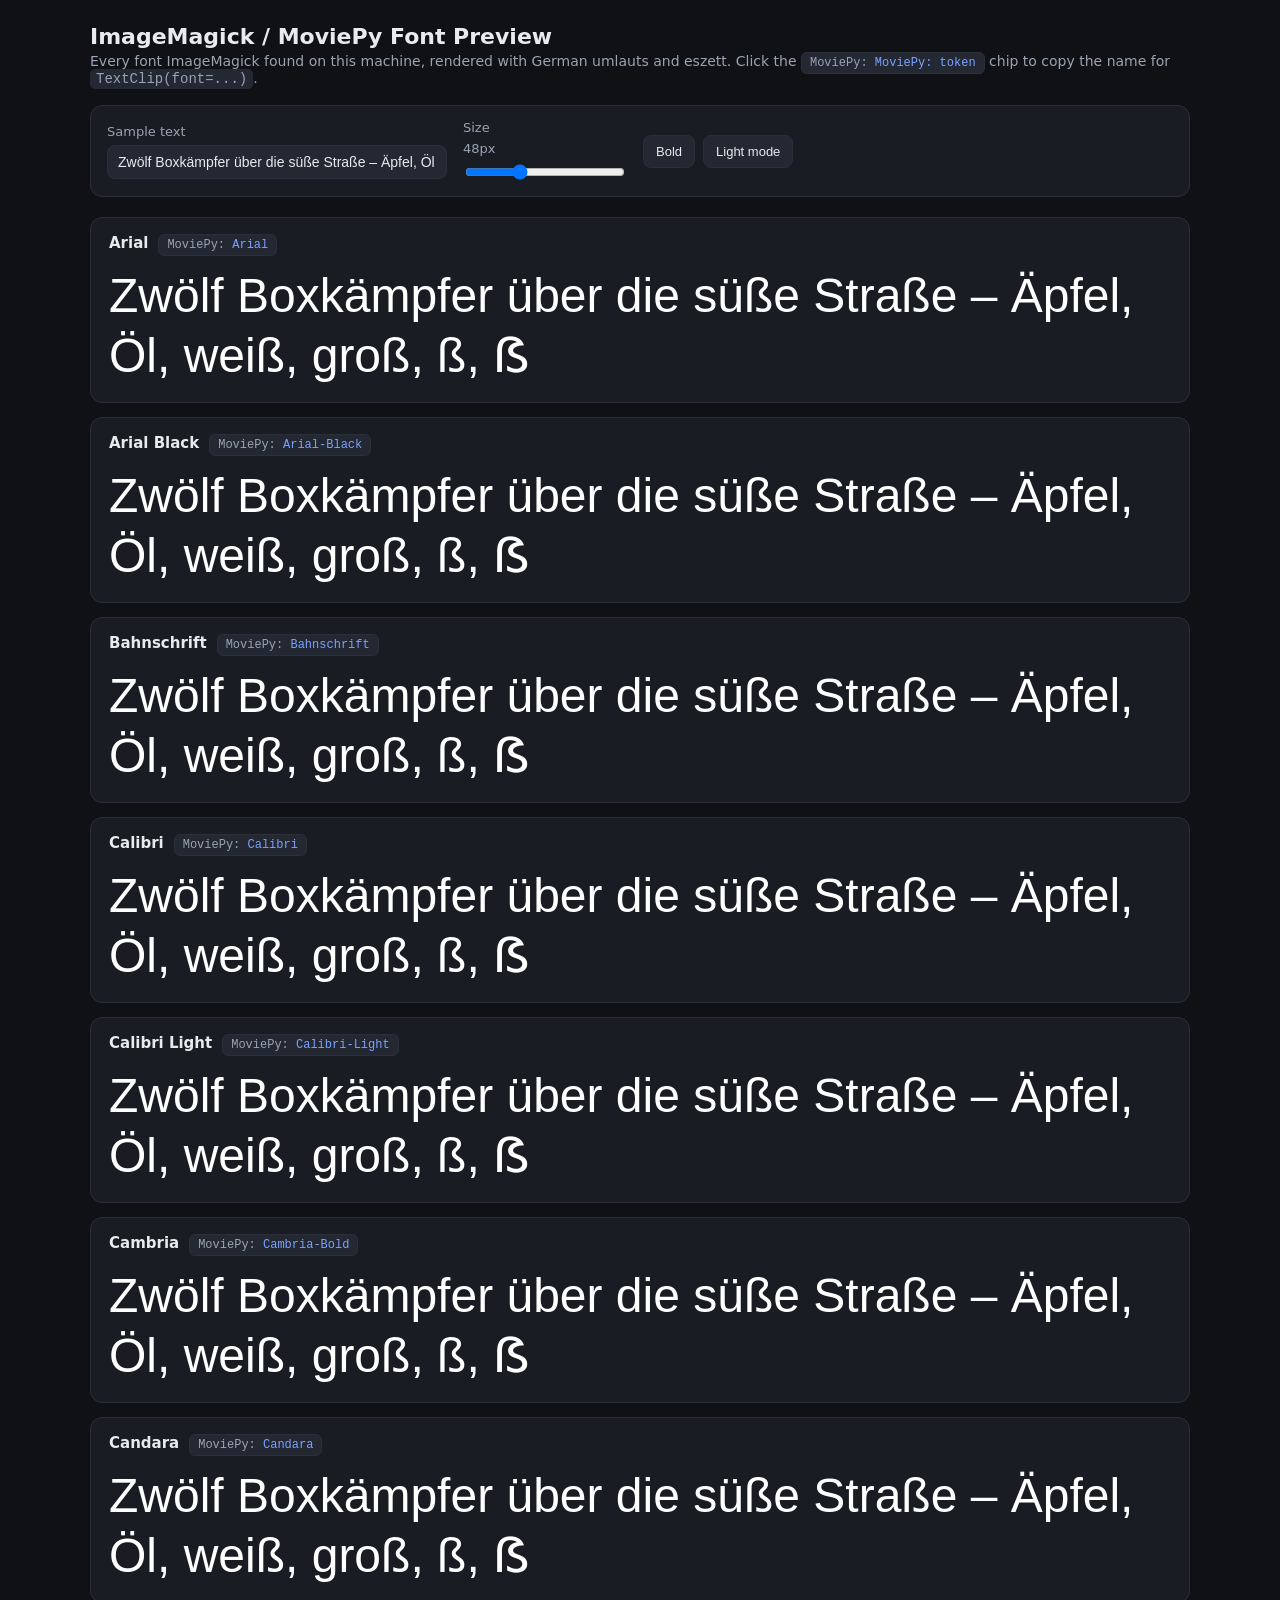
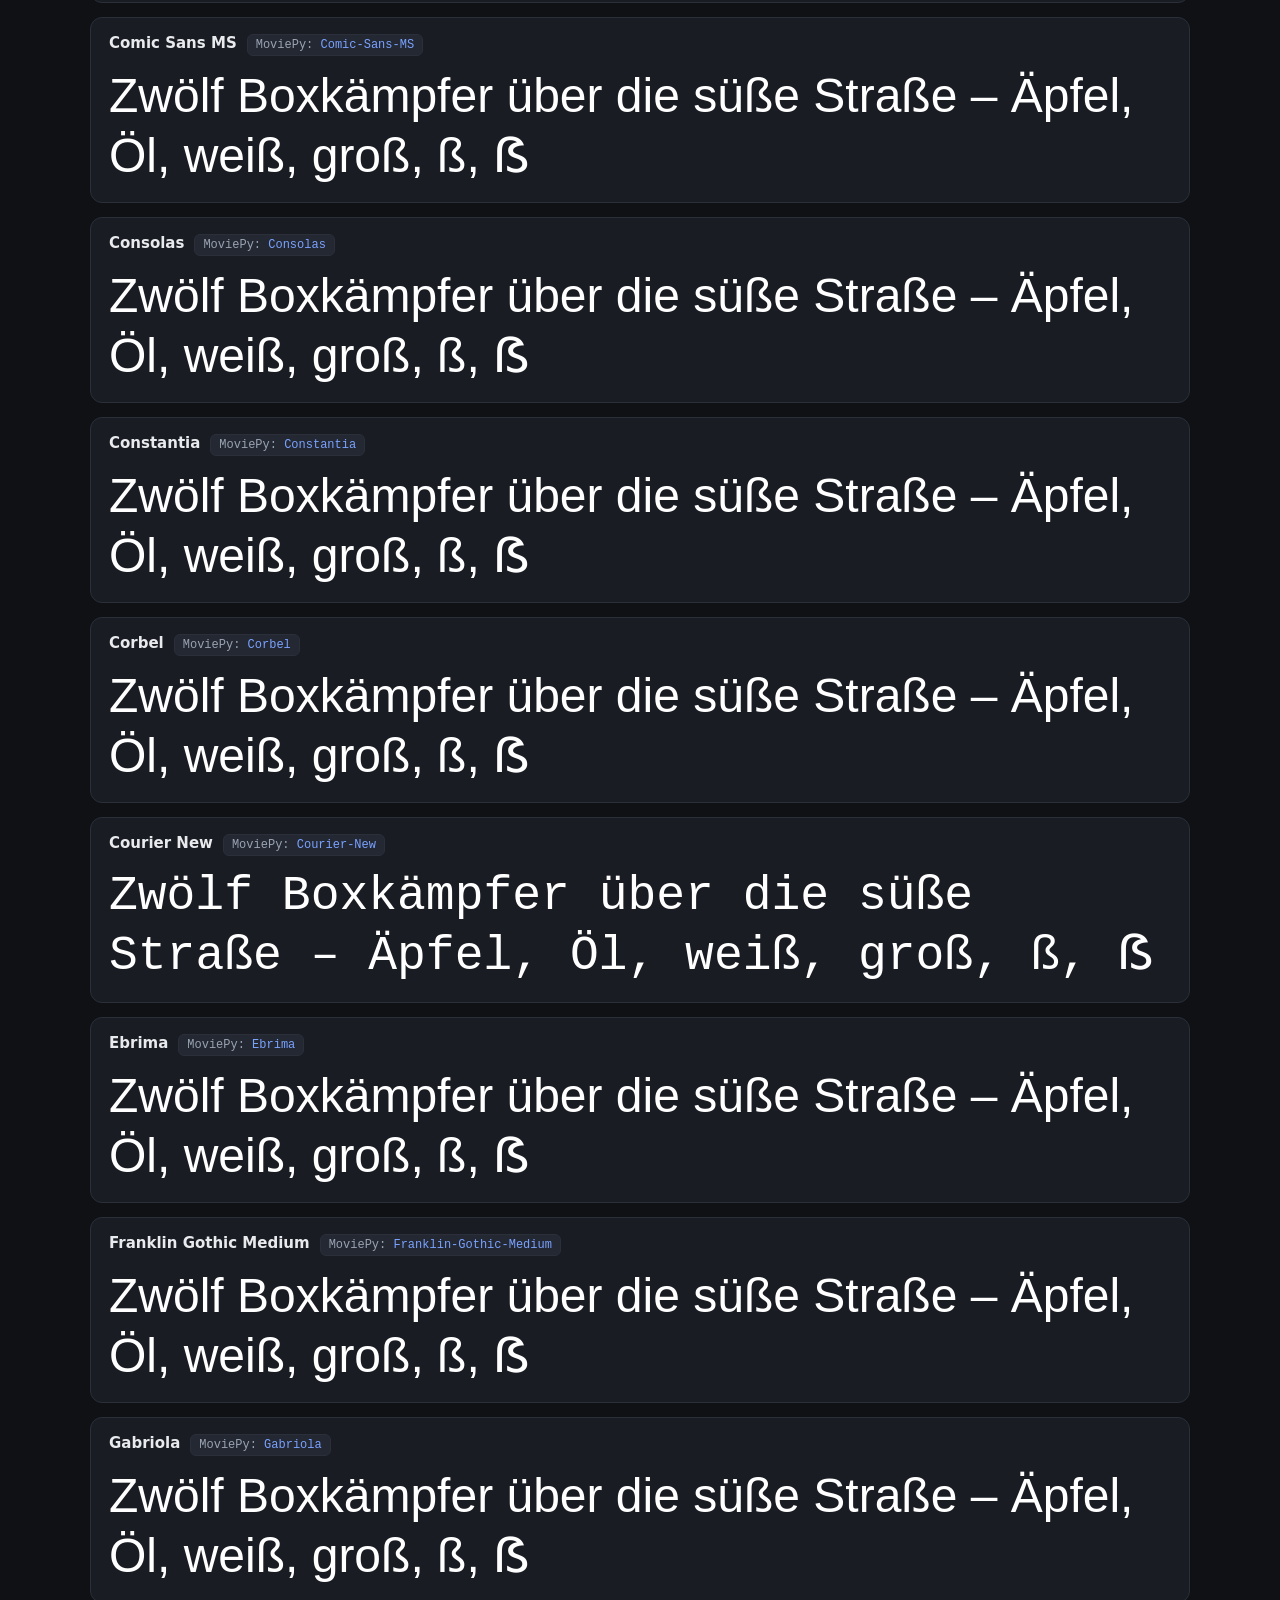
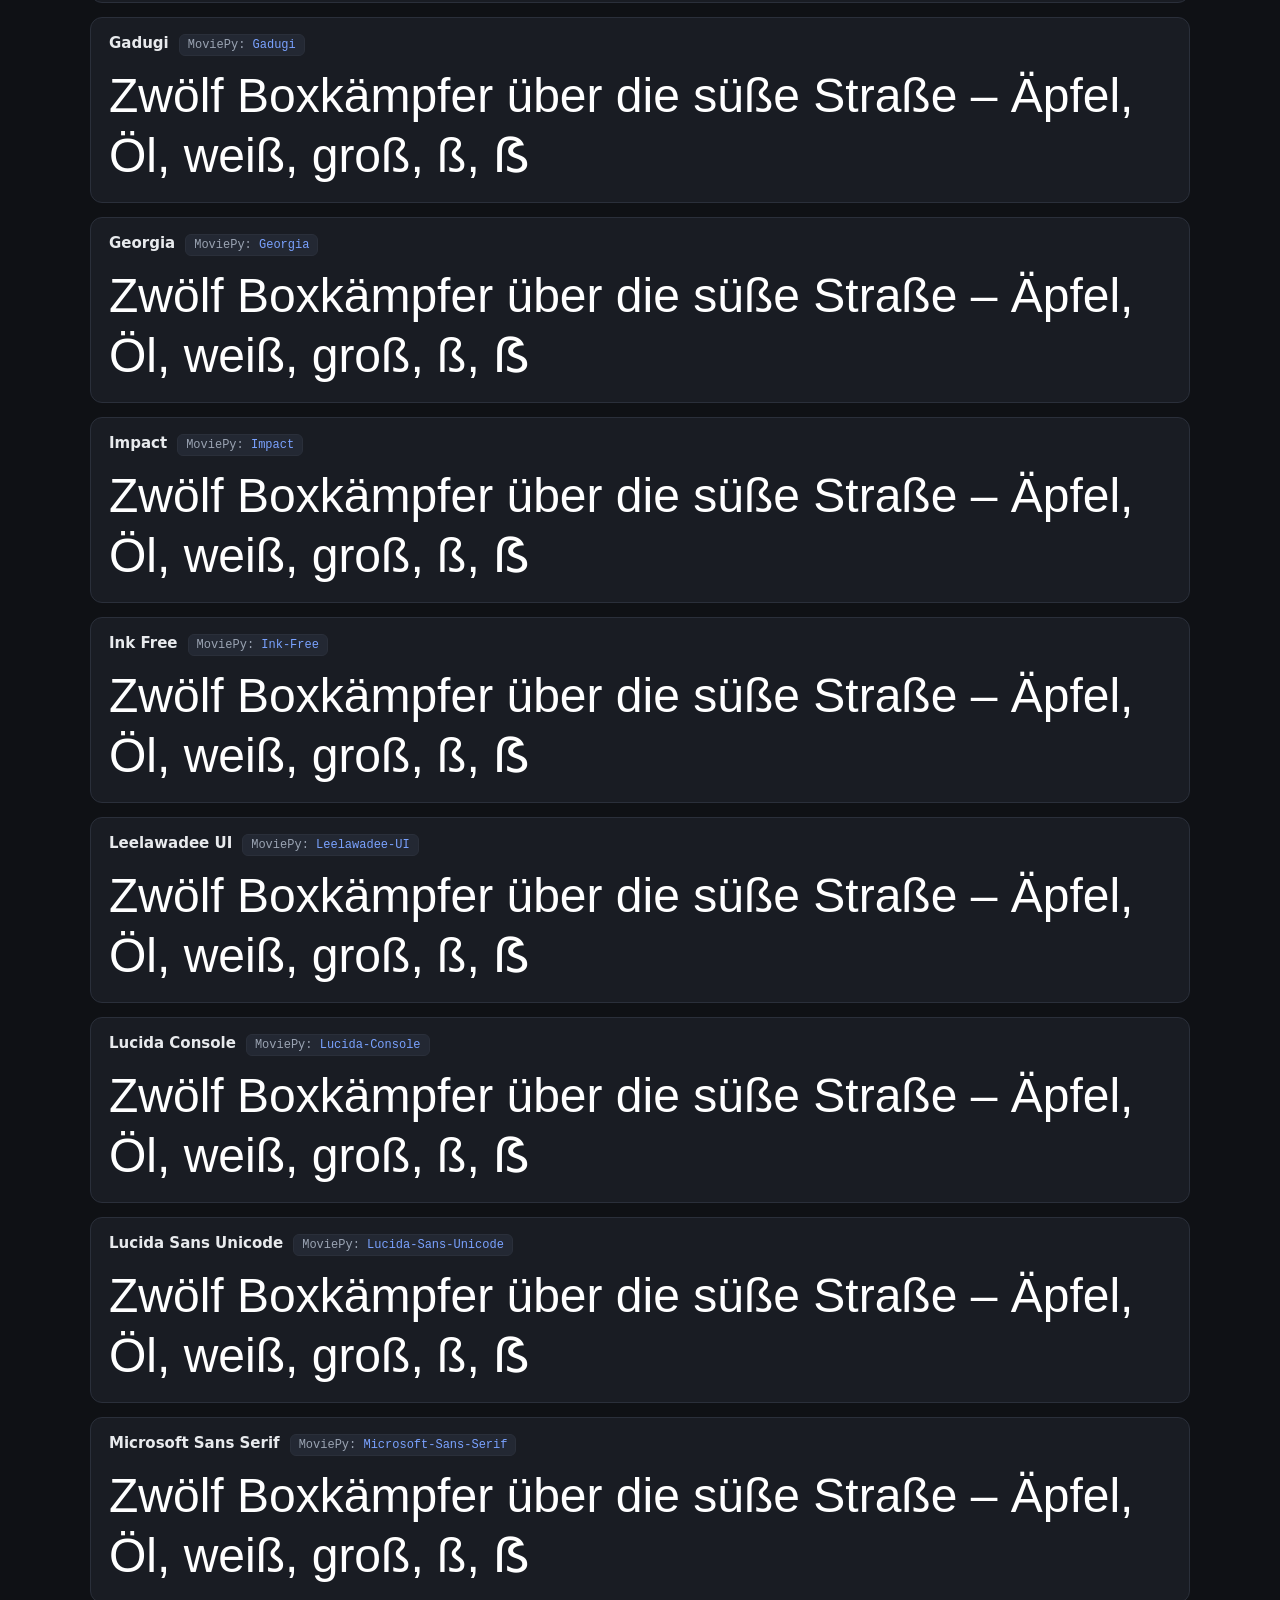
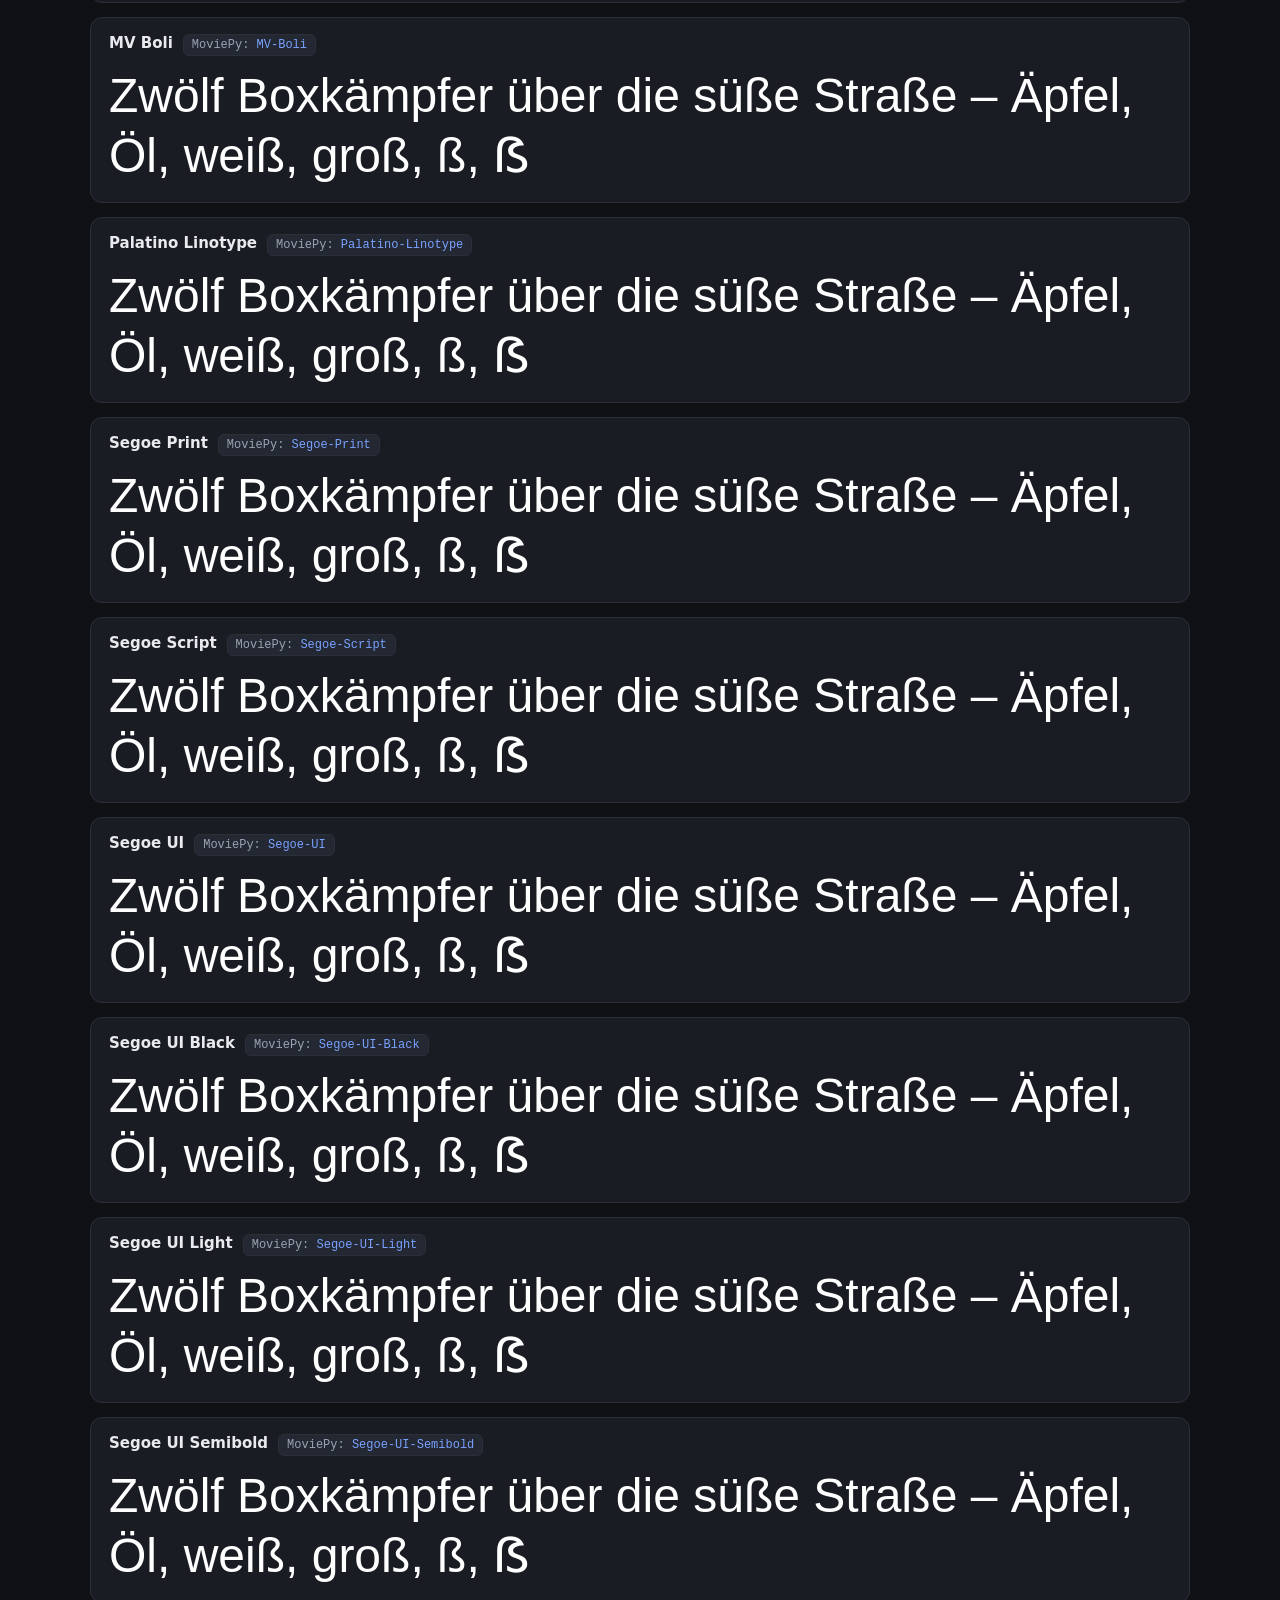
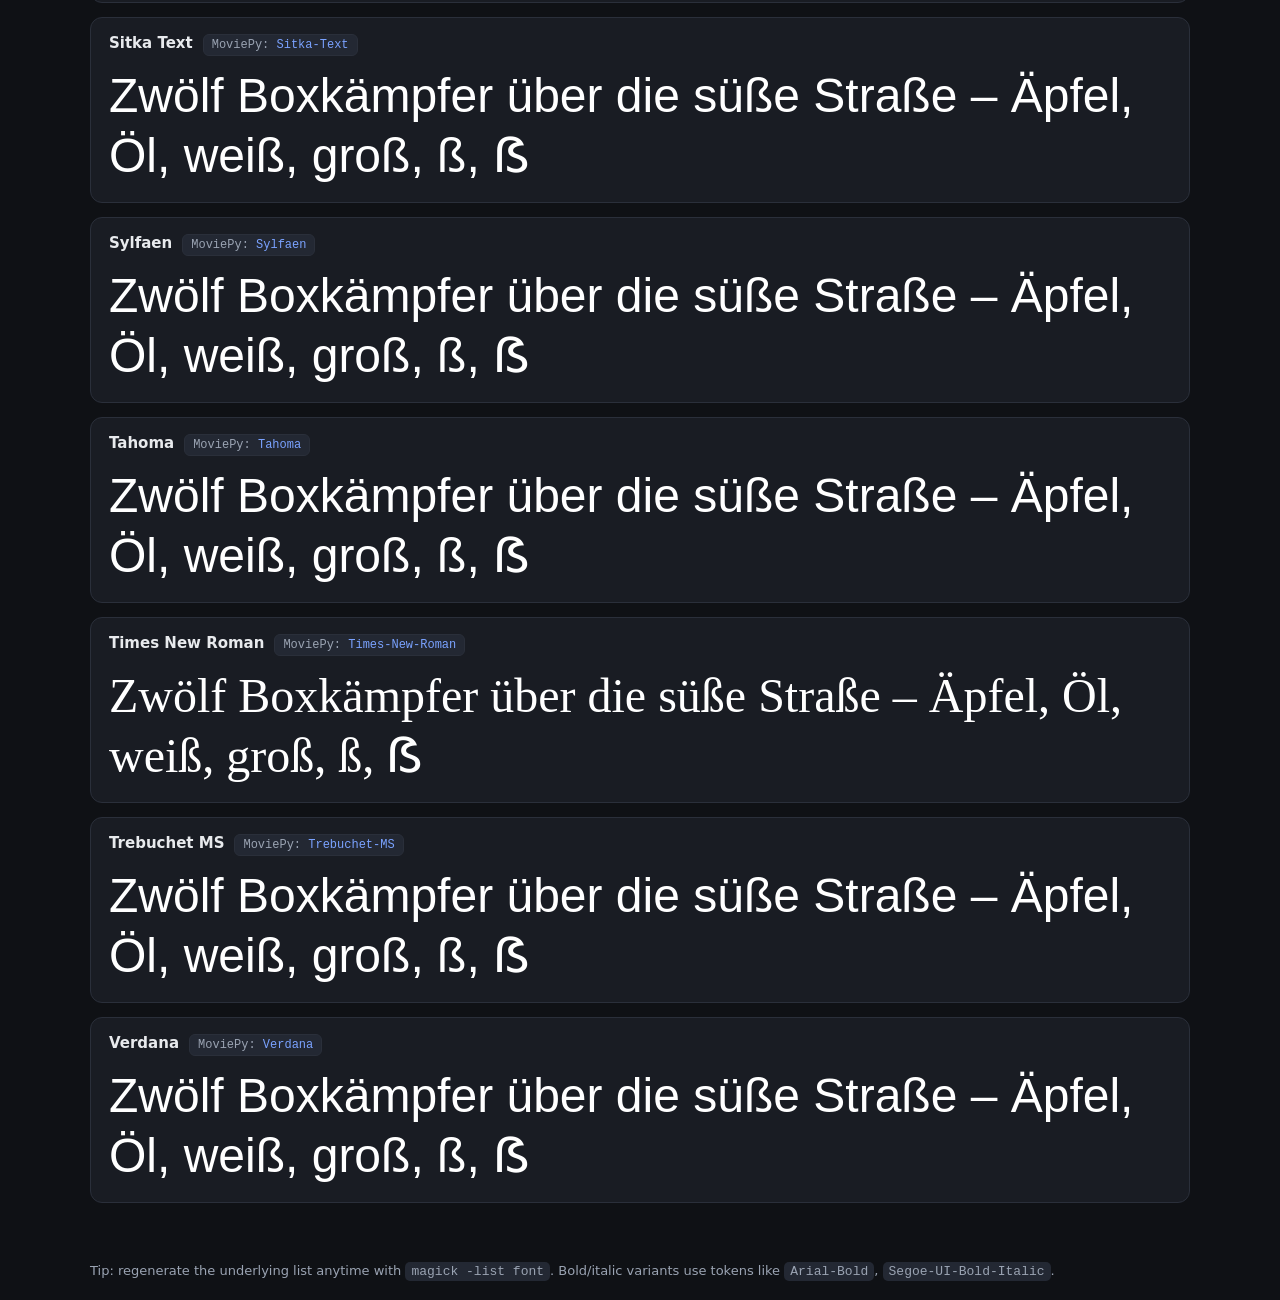
<file: font_preview.html>
<!DOCTYPE html>
<html lang="en">
<head>
<meta charset="UTF-8">
<meta name="viewport" content="width=device-width, initial-scale=1.0">
<title>ImageMagick / MoviePy Font Preview</title>
<style>
  :root {
    --bg: #0f1115;
    --card: #191c23;
    --card-border: #2a2f3a;
    --text: #e8eaed;
    --muted: #9aa3b2;
    --accent: #7aa2ff;
    --chip-bg: #232833;
    --sample: #ffffff;
  }
  body.light {
    --bg: #f4f5f7;
    --card: #ffffff;
    --card-border: #e0e3e9;
    --text: #1a1d23;
    --muted: #6b7280;
    --accent: #2b5fff;
    --chip-bg: #eef1f6;
    --sample: #111111;
  }
  * { box-sizing: border-box; }
  body {
    margin: 0;
    font-family: "Segoe UI", system-ui, sans-serif;
    background: var(--bg);
    color: var(--text);
    padding: 24px;
  }
  header {
    max-width: 1100px;
    margin: 0 auto 20px;
  }
  h1 { margin: 0 0 4px; font-size: 22px; }
  .sub { color: var(--muted); font-size: 14px; margin-bottom: 18px; }
  .controls {
    display: flex;
    flex-wrap: wrap;
    gap: 16px;
    align-items: center;
    background: var(--card);
    border: 1px solid var(--card-border);
    border-radius: 12px;
    padding: 14px 16px;
    position: sticky;
    top: 12px;
    z-index: 10;
  }
  .controls label { font-size: 13px; color: var(--muted); display: flex; flex-direction: column; gap: 6px; }
  .controls input[type=text] {
    width: 340px; max-width: 60vw;
    padding: 8px 10px; border-radius: 8px;
    border: 1px solid var(--card-border);
    background: var(--chip-bg); color: var(--text); font-size: 14px;
  }
  .controls input[type=range] { width: 160px; }
  .controls .row { display: flex; align-items: center; gap: 8px; }
  button.toggle {
    padding: 8px 12px; border-radius: 8px; cursor: pointer;
    border: 1px solid var(--card-border); background: var(--chip-bg); color: var(--text); font-size: 13px;
  }
  button.toggle.active { border-color: var(--accent); color: var(--accent); }
  .grid {
    max-width: 1100px; margin: 20px auto 60px;
    display: grid; grid-template-columns: 1fr; gap: 14px;
  }
  .card {
    background: var(--card);
    border: 1px solid var(--card-border);
    border-radius: 12px;
    padding: 16px 18px;
  }
  .meta { display: flex; flex-wrap: wrap; align-items: baseline; gap: 10px; margin-bottom: 10px; }
  .fname { font-weight: 600; font-size: 15px; }
  .token {
    font-family: Consolas, monospace; font-size: 12px;
    background: var(--chip-bg); color: var(--accent);
    padding: 3px 8px; border-radius: 6px; cursor: copy;
    border: 1px solid var(--card-border);
  }
  .token::before { content: "MoviePy: "; color: var(--muted); }
  .sample {
    color: var(--sample);
    line-height: 1.25;
    word-break: break-word;
  }
  .copied { color: #4ade80 !important; border-color: #4ade80 !important; }
  footer { max-width: 1100px; margin: 0 auto; color: var(--muted); font-size: 13px; }
  code { font-family: Consolas, monospace; background: var(--chip-bg); padding: 2px 6px; border-radius: 5px; }
</style>
</head>
<body>
<header>
  <h1>ImageMagick / MoviePy Font Preview</h1>
  <div class="sub">Every font ImageMagick found on this machine, rendered with German umlauts and eszett. Click the <span class="token" style="cursor:default">MoviePy: token</span> chip to copy the name for <code>TextClip(font=...)</code>.</div>
  <div class="controls">
    <label>Sample text
      <input id="text" type="text" value="Zwölf Boxkämpfer über die süße Straße – Äpfel, Öl, weiß, groß, ß, ẞ">
    </label>
    <label>Size <span id="sizeVal">48px</span>
      <input id="size" type="range" min="18" max="110" value="48">
    </label>
    <div class="row">
      <button id="boldBtn" class="toggle">Bold</button>
      <button id="themeBtn" class="toggle">Light mode</button>
    </div>
  </div>
</header>

<div class="grid" id="grid"></div>

<footer>
  Tip: regenerate the underlying list anytime with <code>magick -list font</code>. Bold/italic variants use tokens like <code>Arial-Bold</code>, <code>Segoe-UI-Bold-Italic</code>.
</footer>

<script>
// [CSS font-family name, ImageMagick / MoviePy token]
const FONTS = [
  ["Arial", "Arial"],
  ["Arial Black", "Arial-Black"],
  ["Bahnschrift", "Bahnschrift"],
  ["Calibri", "Calibri"],
  ["Calibri Light", "Calibri-Light"],
  ["Cambria", "Cambria-Bold"],
  ["Candara", "Candara"],
  ["Comic Sans MS", "Comic-Sans-MS"],
  ["Consolas", "Consolas"],
  ["Constantia", "Constantia"],
  ["Corbel", "Corbel"],
  ["Courier New", "Courier-New"],
  ["Ebrima", "Ebrima"],
  ["Franklin Gothic Medium", "Franklin-Gothic-Medium"],
  ["Gabriola", "Gabriola"],
  ["Gadugi", "Gadugi"],
  ["Georgia", "Georgia"],
  ["Impact", "Impact"],
  ["Ink Free", "Ink-Free"],
  ["Leelawadee UI", "Leelawadee-UI"],
  ["Lucida Console", "Lucida-Console"],
  ["Lucida Sans Unicode", "Lucida-Sans-Unicode"],
  ["Microsoft Sans Serif", "Microsoft-Sans-Serif"],
  ["MV Boli", "MV-Boli"],
  ["Palatino Linotype", "Palatino-Linotype"],
  ["Segoe Print", "Segoe-Print"],
  ["Segoe Script", "Segoe-Script"],
  ["Segoe UI", "Segoe-UI"],
  ["Segoe UI Black", "Segoe-UI-Black"],
  ["Segoe UI Light", "Segoe-UI-Light"],
  ["Segoe UI Semibold", "Segoe-UI-Semibold"],
  ["Sitka Text", "Sitka-Text"],
  ["Sylfaen", "Sylfaen"],
  ["Tahoma", "Tahoma"],
  ["Times New Roman", "Times-New-Roman"],
  ["Trebuchet MS", "Trebuchet-MS"],
  ["Verdana", "Verdana"]
];

const grid = document.getElementById("grid");
const textEl = document.getElementById("text");
const sizeEl = document.getElementById("size");
const sizeVal = document.getElementById("sizeVal");
const boldBtn = document.getElementById("boldBtn");
const themeBtn = document.getElementById("themeBtn");

function build() {
  grid.innerHTML = "";
  FONTS.forEach(([css, token]) => {
    const card = document.createElement("div");
    card.className = "card";

    const meta = document.createElement("div");
    meta.className = "meta";
    const fname = document.createElement("span");
    fname.className = "fname";
    fname.textContent = css;
    const chip = document.createElement("span");
    chip.className = "token";
    chip.textContent = token;
    chip.title = "Click to copy";
    chip.addEventListener("click", () => {
      navigator.clipboard.writeText(token).then(() => {
        chip.classList.add("copied");
        setTimeout(() => chip.classList.remove("copied"), 900);
      });
    });
    meta.appendChild(fname);
    meta.appendChild(chip);

    const sample = document.createElement("div");
    sample.className = "sample";
    sample.style.fontFamily = '"' + css + '", sans-serif';
    card.dataset.role = "sample";
    card._sample = sample;

    card.appendChild(meta);
    card.appendChild(sample);
    grid.appendChild(card);
  });
  render();
}

function render() {
  const t = textEl.value || " ";
  const s = sizeEl.value + "px";
  const w = boldBtn.classList.contains("active") ? "700" : "400";
  document.querySelectorAll(".card").forEach(c => {
    const el = c._sample;
    el.textContent = t;
    el.style.fontSize = s;
    el.style.fontWeight = w;
  });
  sizeVal.textContent = s;
}

textEl.addEventListener("input", render);
sizeEl.addEventListener("input", render);
boldBtn.addEventListener("click", () => { boldBtn.classList.toggle("active"); render(); });
themeBtn.addEventListener("click", () => {
  document.body.classList.toggle("light");
  themeBtn.textContent = document.body.classList.contains("light") ? "Dark mode" : "Light mode";
});

build();
</script>
</body>
</html>
</file>
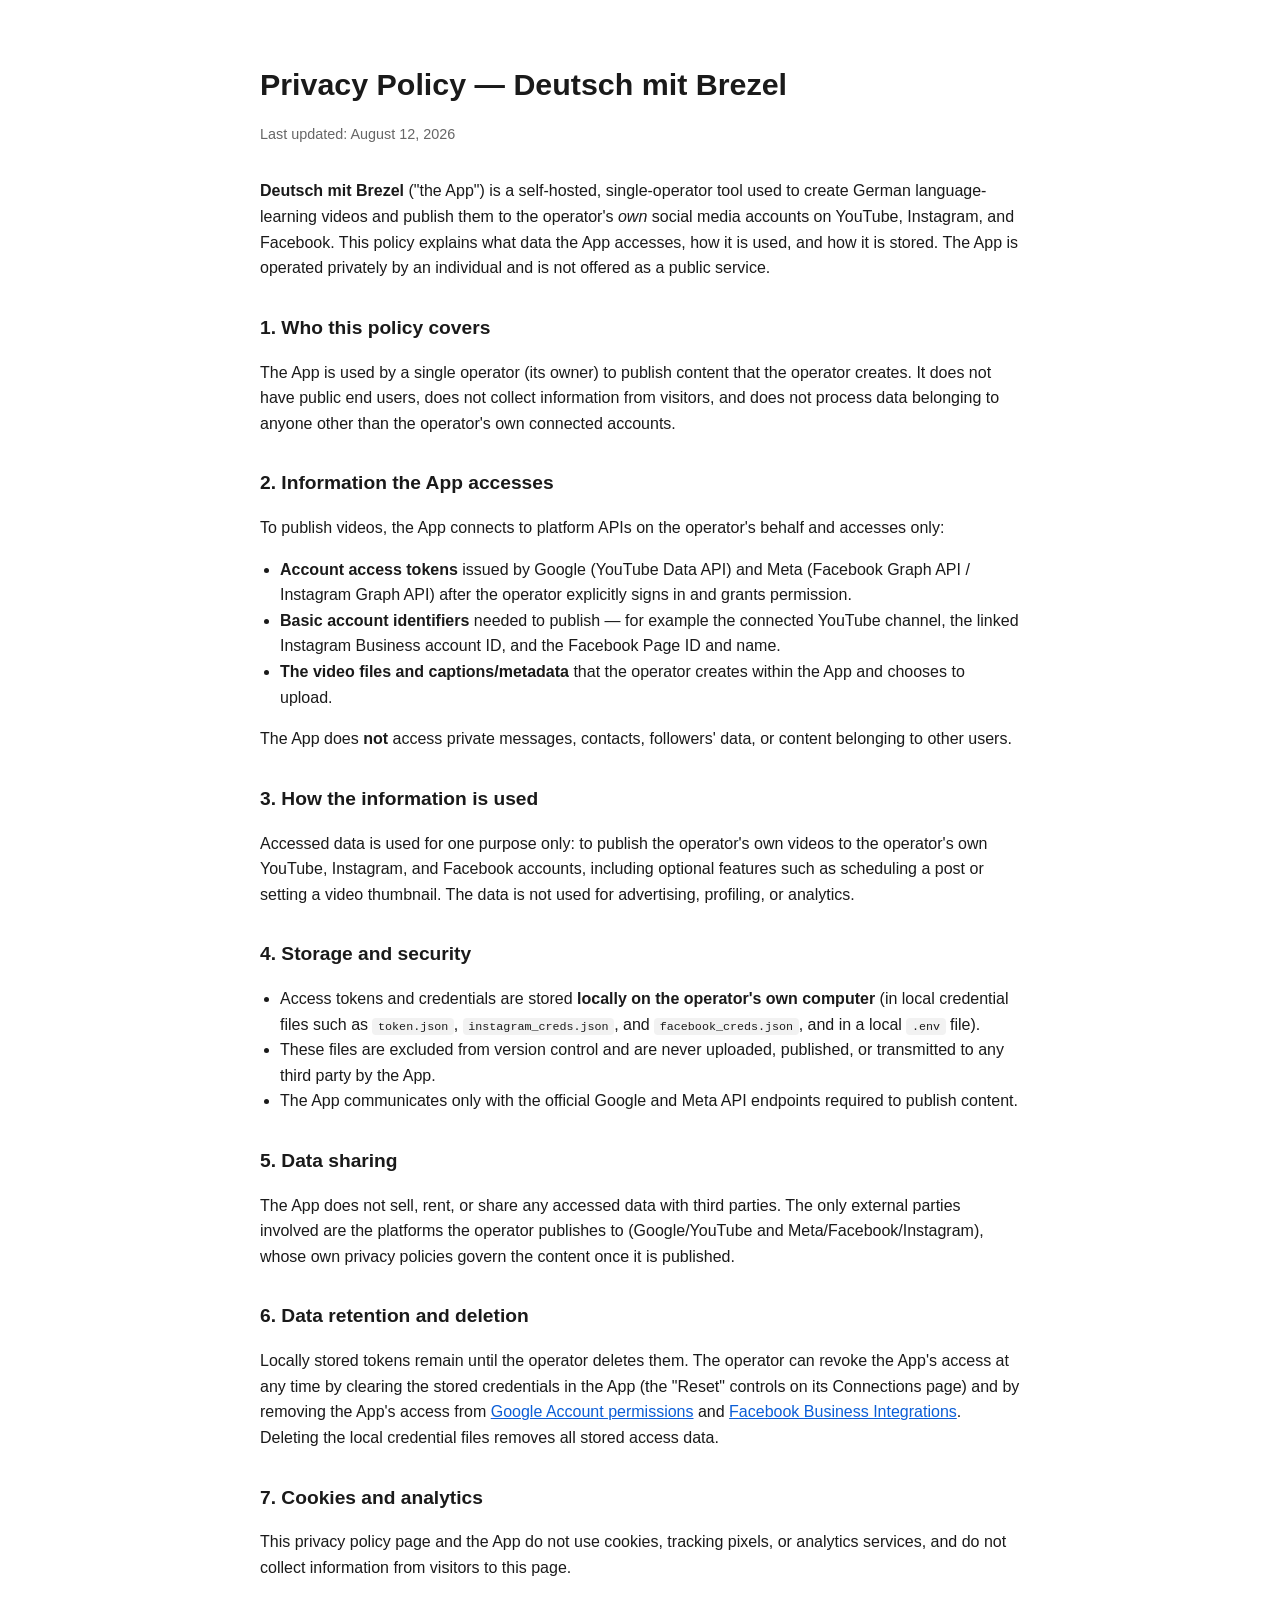
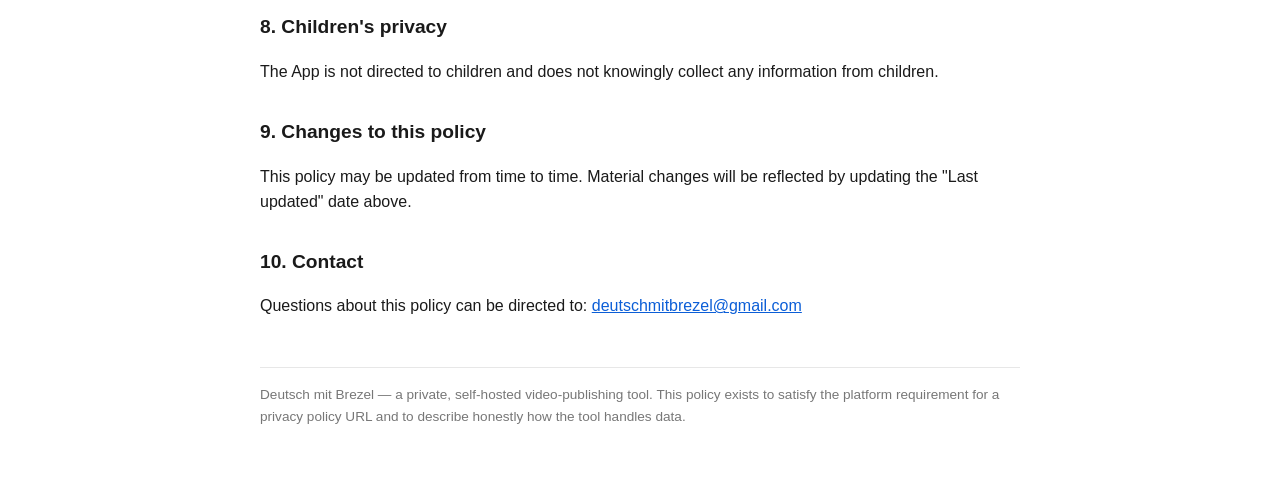
<file: docs/privacy-policy.html>
<!DOCTYPE html>
<html lang="en">
<head>
  <meta charset="UTF-8" />
  <meta name="viewport" content="width=device-width, initial-scale=1.0" />
  <title>Privacy Policy — Deutsch mit Brezel</title>
  <style>
    :root { color-scheme: light dark; }
    body {
      max-width: 760px; margin: 0 auto; padding: 2.5rem 1.25rem 4rem;
      font-family: -apple-system, BlinkMacSystemFont, "Segoe UI", Roboto, Helvetica, Arial, sans-serif;
      line-height: 1.6; color: #1a1a1a; background: #fff;
    }
    @media (prefers-color-scheme: dark) {
      body { color: #e6e6e6; background: #111; }
      a { color: #6ea8fe; }
      h1, h2 { color: #fff; }
      code { background: #222; }
    }
    h1 { font-size: 1.9rem; margin-bottom: .25rem; }
    h2 { font-size: 1.2rem; margin-top: 2rem; }
    .updated { color: #666; font-size: .9rem; margin-bottom: 2rem; }
    a { color: #0b5ed7; }
    code { background: #f2f2f2; padding: .1rem .35rem; border-radius: 4px; font-size: .9em; }
    ul { padding-left: 1.25rem; }
    footer { margin-top: 3rem; font-size: .85rem; color: #777; border-top: 1px solid #8883; padding-top: 1rem; }
  </style>
</head>
<body>
  <h1>Privacy Policy — Deutsch mit Brezel</h1>
  <p class="updated">Last updated: August 12, 2026</p>

  <p>
    <strong>Deutsch mit Brezel</strong> ("the App") is a self-hosted, single-operator tool used to create
    German language-learning videos and publish them to the operator's <em>own</em> social media accounts on
    YouTube, Instagram, and Facebook. This policy explains what data the App accesses, how it is used, and how
    it is stored. The App is operated privately by an individual and is not offered as a public service.
  </p>

  <h2>1. Who this policy covers</h2>
  <p>
    The App is used by a single operator (its owner) to publish content that the operator creates. It does not
    have public end users, does not collect information from visitors, and does not process data belonging to
    anyone other than the operator's own connected accounts.
  </p>

  <h2>2. Information the App accesses</h2>
  <p>To publish videos, the App connects to platform APIs on the operator's behalf and accesses only:</p>
  <ul>
    <li><strong>Account access tokens</strong> issued by Google (YouTube Data API) and Meta (Facebook Graph API / Instagram Graph API) after the operator explicitly signs in and grants permission.</li>
    <li><strong>Basic account identifiers</strong> needed to publish — for example the connected YouTube channel, the linked Instagram Business account ID, and the Facebook Page ID and name.</li>
    <li><strong>The video files and captions/metadata</strong> that the operator creates within the App and chooses to upload.</li>
  </ul>
  <p>The App does <strong>not</strong> access private messages, contacts, followers' data, or content belonging to other users.</p>

  <h2>3. How the information is used</h2>
  <p>Accessed data is used for one purpose only: to publish the operator's own videos to the operator's own YouTube, Instagram, and Facebook accounts, including optional features such as scheduling a post or setting a video thumbnail. The data is not used for advertising, profiling, or analytics.</p>

  <h2>4. Storage and security</h2>
  <ul>
    <li>Access tokens and credentials are stored <strong>locally on the operator's own computer</strong> (in local credential files such as <code>token.json</code>, <code>instagram_creds.json</code>, and <code>facebook_creds.json</code>, and in a local <code>.env</code> file).</li>
    <li>These files are excluded from version control and are never uploaded, published, or transmitted to any third party by the App.</li>
    <li>The App communicates only with the official Google and Meta API endpoints required to publish content.</li>
  </ul>

  <h2>5. Data sharing</h2>
  <p>The App does not sell, rent, or share any accessed data with third parties. The only external parties involved are the platforms the operator publishes to (Google/YouTube and Meta/Facebook/Instagram), whose own privacy policies govern the content once it is published.</p>

  <h2>6. Data retention and deletion</h2>
  <p>
    Locally stored tokens remain until the operator deletes them. The operator can revoke the App's access at
    any time by clearing the stored credentials in the App (the "Reset" controls on its Connections page) and by
    removing the App's access from
    <a href="https://myaccount.google.com/permissions" target="_blank" rel="noreferrer">Google Account permissions</a>
    and
    <a href="https://www.facebook.com/settings?tab=business_tools" target="_blank" rel="noreferrer">Facebook Business Integrations</a>.
    Deleting the local credential files removes all stored access data.
  </p>

  <h2>7. Cookies and analytics</h2>
  <p>This privacy policy page and the App do not use cookies, tracking pixels, or analytics services, and do not collect information from visitors to this page.</p>

  <h2>8. Children's privacy</h2>
  <p>The App is not directed to children and does not knowingly collect any information from children.</p>

  <h2>9. Changes to this policy</h2>
  <p>This policy may be updated from time to time. Material changes will be reflected by updating the "Last updated" date above.</p>

  <h2>10. Contact</h2>
  <p>Questions about this policy can be directed to: <a href="mailto:deutschmitbrezel@gmail.com">deutschmitbrezel@gmail.com</a></p>

  <footer>
    Deutsch mit Brezel — a private, self-hosted video-publishing tool. This policy exists to satisfy the
    platform requirement for a privacy policy URL and to describe honestly how the tool handles data.
  </footer>
</body>
</html>
</file>
